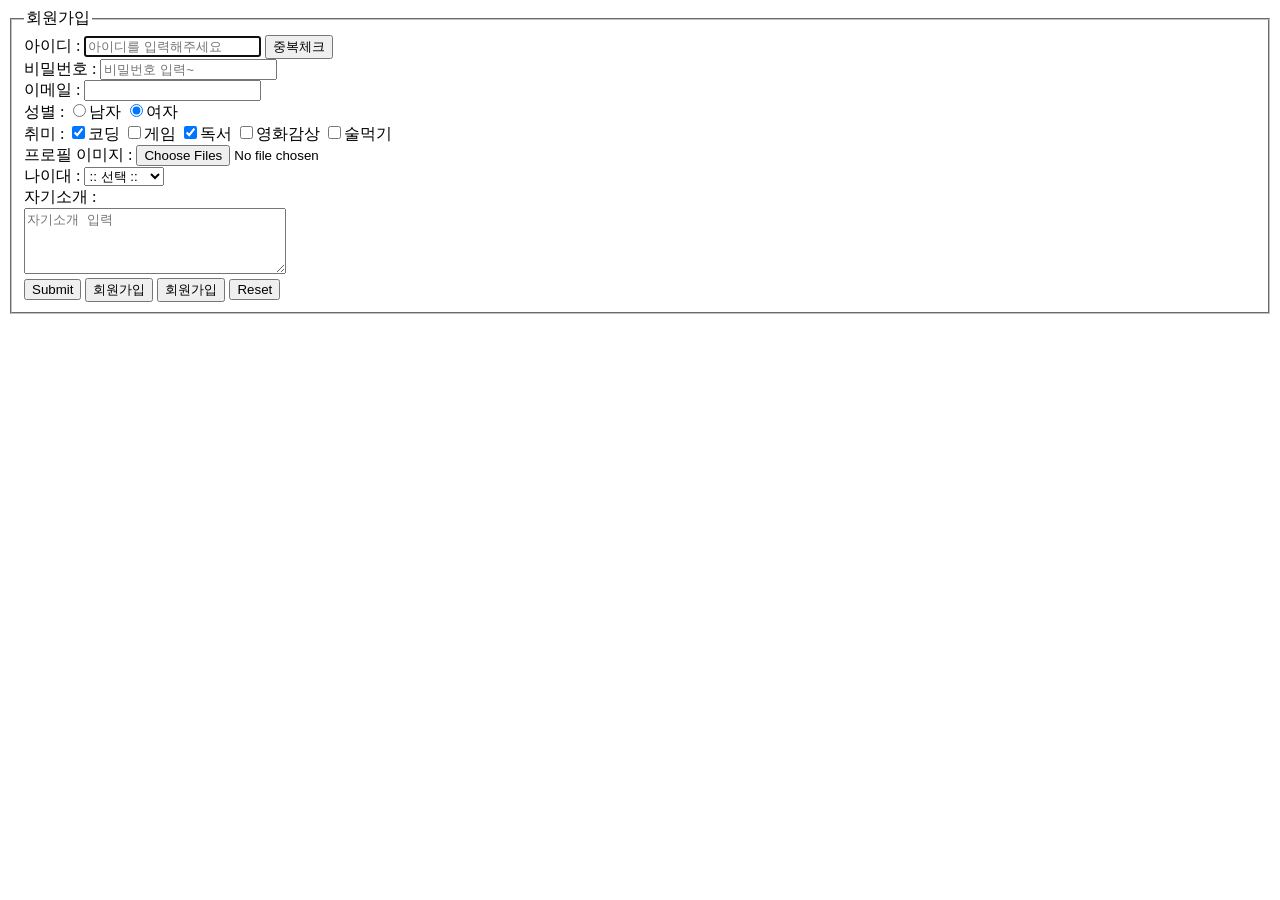
<file: join.html>
<!DOCTYPE html>
<html lang="en">
<head>
    <meta charset="UTF-8">
    <meta name="viewport" content="width=device-width, initial-scale=1.0">
    <title>input 태그!</title>
</head>
<body>
    <fieldset>
        <legend>회원가입</legend>
        <!-- input 태그의 기본 type은 text (생략 가능) -->
        <div>
            <label>아이디 : <input type ="text" autofocus placeholder="아이디를 입력해주세요"></label>
            <input type="button" value="중복체크">
        </div>
        <div>
            <label>비밀번호 : <input type="password" placeholder="비밀번호 입력~"> </label>
        </div>
        <div>
            <!-- 나중에 정규식으로 대체 -->
            <label>이메일 : <input type="email"> </label>
        </div>

        <div>
            성별 : 
            <label><input type="radio" name="gender">남자</label>
            <label><input type="radio" name="gender" checked>여자</label>
        </div>
        <div>
            취미 : 
            <label><input type="checkbox" checked>코딩</label>
            <label><input type="checkbox">게임</label>
            <label><input type="checkbox" checked>독서</label>
            <label><input type="checkbox">영화감상</label>
            <label><input type="checkbox">술먹기</label>
        </div>

        <div>
            프로필 이미지 : 
            <input type ="file" accept=".jpg" multiple>
        </div>

        <div>
            나이대 : 
            <select>
                <option>:: 선택 ::</option>
                <option>10대</option>
                <option>20대</option>
                <option>30대</option>
                <option>40대</option>
                <option>50대</option>
                <option>60대 이상</option>
            </select>
        </div>
        <div>
            자기소개 :
            <div>
                <textarea rows="4" cols="30" placeholder="자기소개 입력"></textarea>
            </div>
        </div>

        <div>
            <input type="submit">
            <input type="button" value="회원가입">
            <button>회원가입</button>
            <input type="reset">
        </div>














    </fieldset>
</body>
</html>
</file>
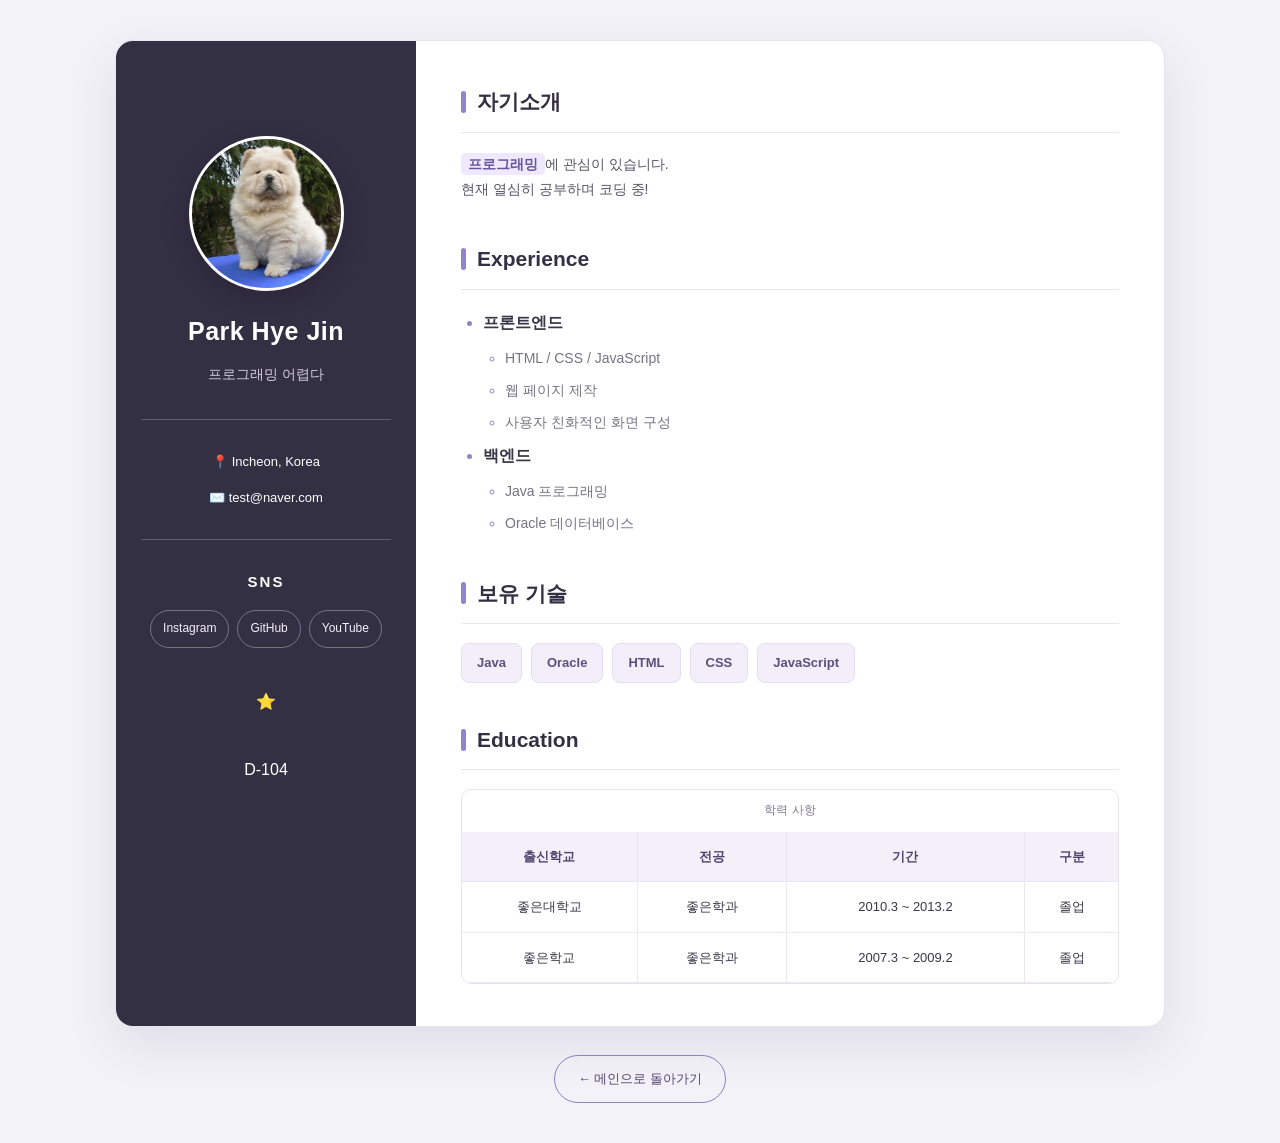
<file: introduction/introduce.html>
<!DOCTYPE html>
<html lang="ko">
<head>
    <meta charset="UTF-8">
    <meta name="viewport" content="width=device-width, initial-scale=1.0">
    <title>온라인 프로필</title>


</head>

<body>
    <div id="wrap">

        <!-- 왼쪽 프로필 -->
        <aside id="container">

            
            <div id="namecard">
                
                <div class="box"></div>
                <h1>Park Hye Jin</h1>
                <p>프로그래밍 어렵다</p>
            </div>

            <div id="detail">
                <p>📍 Incheon, Korea</p>
                <p>✉️ test@naver.com</p>
            </div>

            <div id="sns">
                <h2>SNS</h2>

                <div class="sns-links">
                    <a href="https://www.instagram.com/"
                       target="_blank"
                       rel="noopener noreferrer">Instagram</a>

                    <a href="https://github.com/"
                       target="_blank"
                       rel="noopener noreferrer">GitHub</a>

                    <a href="https://www.youtube.com/"
                       target="_blank"
                       rel="noopener noreferrer">YouTube</a>
                </div>
            </div>


            <div class="card">
                
                <div class="rotate-turn" id="secret-trigger">⭐</div>
                
                
            </div>

            <div id="dday-display">D-000</div>

            



        </aside>

        <!-- 오른쪽 본문 -->
        <main id="main">

           
            <section>
                <h2 class="subtitle">자기소개</h2>

                <p>
                    <mark>프로그래밍</mark>에 관심이 있습니다.<br>
                    현재 열심히 공부하며 코딩 중!
                </p>
            </section>

            
            <section>
                <h2 class="subtitle">Experience</h2>

                <ul>
                    <li>
                        <strong>프론트엔드</strong>
                        <ul>
                            <li>HTML / CSS / JavaScript</li>
                            <li>웹 페이지 제작</li>
                            <li>사용자 친화적인 화면 구성</li>
                        </ul>
                    </li>

                    <li>
                        <strong>백엔드</strong>
                        <ul>
                            <li>Java 프로그래밍</li>
                            <li>Oracle 데이터베이스</li>
                        </ul>
                    </li>
                </ul>
            </section>

            
            <section>
                <h2 class="subtitle">보유 기술</h2>

                <ul class="skills">
                    <li>Java</li>
                    <li>Oracle</li>
                    <li>HTML</li>
                    <li>CSS</li>
                    <li>JavaScript</li>
                </ul>
            </section>

            <!-- 학력 -->
            <section>
                <h2 class="subtitle">Education</h2>

                <div class="table-wrap">
                    <table>
                        <caption>학력 사항</caption>

                        <thead>
                            <tr>
                                <th>출신학교</th>
                                <th>전공</th>
                                <th>기간</th>
                                <th>구분</th>
                            </tr>
                        </thead>

                        <tbody>
                            <tr>
                                <td>좋은대학교</td>
                                <td>좋은학과</td>
                                <td>2010.3 ~ 2013.2</td>
                                <td>졸업</td>
                            </tr>

                            <tr>
                                <td>좋은학교</td>
                                <td>좋은학과</td>
                                <td>2007.3 ~ 2009.2</td>
                                <td>졸업</td>
                            </tr>
                        </tbody>
                    </table>
                </div>
            </section>

        </main>

    </div>



    <!-- 카운트다운 JavaScript -->
    <script>
        const endDate = new Date("2027-03-18T00:00:00").getTime();

        function updateDday() {
            const now = new Date().getTime();
            const days = Math.max(0, Math.ceil((endDate - now) / 86400000));

            document.getElementById("dday-display").textContent =
                "D-" + String(days).padStart(3, "0");
        }

        updateDday();
        setInterval(updateDday, 1000);
    </script>

   

</body>
</html>


<link rel="stylesheet" href="style.css">
<a href="index.html" class="home-btn">← 메인으로 돌아가기</a>
</file>
<file: introduction/style.css>
* {
    box-sizing: border-box;
}

body {
    margin: 0;
    padding: 40px 20px;
    font-family: "Noto Sans KR", Arial, sans-serif;
    background: #f3f2f8;
    color: #393747;
    line-height: 1.8;
}

#wrap {
    display: flex;
    max-width: 1050px;
    margin: 0 auto;
    background: #fff;
    border: 1px solid #e8e4f0;
    border-radius: 18px;
    overflow: hidden;
    box-shadow: 0 18px 50px rgba(53, 45, 80, 0.10);
}

/* 왼쪽 */
#container {
    flex: 0 0 300px;
    padding: 45px 25px;
    background: #343044;
    color: #fff;
    text-align: center;
}

.box {
        width: 155px;
        height: 155px;
        background-image: url("images/123.jpg");
        background-size: cover;
            
        border-radius: 50%;
        border: 3px solid #fff;
        margin: 50px auto 18px;
        box-shadow: 0 8px 25px #17142155;

        transition: transform 3s, background-image 0.5s 1s;

    }
.box:hover {
    transform: rotateY(180deg) scaleX(-1);
    background-image: url("images/image.jpg"); ;
}


#namecard h1 {
    margin: 0;
    font-size: 25px;
    letter-spacing: 0.5px;
}

#namecard p {
    margin-top: 8px;
    color: #d0cadf;
    font-size: 14px;
}

/* 연락처 */
#detail {
    margin-top: 32px;
    padding: 18px 0;
    border-top: 1px solid #625b75;
    border-bottom: 1px solid #625b75;
    font-size: 13px;
    overflow-wrap: anywhere;
}

#detail p {
    margin: 12px 0;
}

/* SNS */
#sns {
    margin-top: 28px;
}

#sns h2 {
    margin-bottom: 15px;
    color: #fff;
    font-size: 15px;
    letter-spacing: 2px;
}

.sns-links {
    display: flex;
    justify-content: center;
    flex-wrap: wrap;
    gap: 8px;
}

.sns-links a {
    padding: 7px 12px;
    border: 1px solid #77708c;
    border-radius: 20px;
    color: #f5f2ff;
    text-decoration: none;
    font-size: 12px;
    transition: 0.25s;
}

.sns-links a:hover {
    background: #c0b2ff;
    border-color: #c0b2ff;
    color: #302b40;
}


.card {
    width: 200px;
    padding: 20px;
    margin: 20px auto;
    
    border-radius: 15px;
    text-align: center;
}




.rotate-turn {
    transition: transform 5s ease;
    cursor: pointer;
}


.rotate-turn:hover {
        transform: rotate(5turn);
    }




/* 히든카드 */
#secret-trigger {
    cursor: pointer;
    user-select: none;
}

.hidden-card {
    display: none;
    margin-top: 50px;
    padding: 15px 10px;
    border: 1px solid #9383ca;
    border-radius: 12px;
    background: #454056;
    color: #fff;
    font-size: 13px;
    animation: profileAppear 0.5s ease-out both;
}

.hidden-card p {
    margin-bottom: 0;
    color: #d0c4ff;
    font-size: 12px;
}

.hidden-card.show {
    display: block;
}





/* 오른쪽 본문 */
#main {
    flex: 1;
    min-width: 0;
    padding: 42px 45px;
}

section {
    margin-bottom: 38px;
}

section:last-child {
    margin-bottom: 0;
}

/* 섹션 제목 */
.subtitle {
    display: flex;
    align-items: center;
    gap: 11px;
    margin: 0 0 19px;
    padding: 0 0 11px;
    border-left: none;
    border-bottom: 1px solid #e9e5f2;
    color: #343044;
    font-size: 21px;
    font-weight: 700;
}

.subtitle::before {
    content: "";
    width: 5px;
    height: 22px;
    flex-shrink: 0;
    border-radius: 5px;
    background: #9383ca;
}

section p {
    margin: 8px 0;
    font-size: 14px;
    color: #575465;
}

ul {
    padding-left: 22px;
}

li {
    margin-bottom: 7px;
}

li::marker {
    color: #9383ca;
}

section ul ul {
    margin-top: 8px;
    color: #777384;
    font-size: 14px;
}

/* 강조 문구 */
mark {
    background: #eee9ff;
    color: #68559e;
    padding: 3px 7px;
    border-radius: 5px;
    font-weight: 600;
}

/* 기술 태그 */
.skills {
    display: flex;
    flex-wrap: wrap;
    gap: 9px;
    padding: 0;
    list-style: none;
}

.skills li {
    margin: 0;
    padding: 7px 15px;
    background: #f2effa;
    border: 1px solid #e4def4;
    border-radius: 8px;
    color: #5d507f;
    font-size: 13px;
    font-weight: 600;
    transition: 0.2s;
}

.skills li:hover {
    background: #e6defb;
    border-color: #c9bbed;
    transform: translateY(-2px);
}

/* 학력 */
.table-wrap {
    width: 100%;
    overflow-x: auto;
    border: 1px solid #e7e2ef;
    border-radius: 10px;
}

table {
    width: 100%;
    min-width: 420px;
    border-collapse: collapse;
    font-size: 13px;
    text-align: center;
}

caption {
    padding: 10px;
    color: #827b94;
    caption-side: top;
    font-size: 12px;
}

th,
td {
    padding: 13px 9px;
    border-bottom: 1px solid #ebe7f2;
    border-right: 1px solid #ebe7f2;
}

th:last-child,
td:last-child {
    border-right: none;
}

th {
    background: #f3f0fa;
    color: #51456f;
    font-weight: 600;
}


tbody tr:hover {
    background: #faf8ff;
}



/* 메인 버튼 */
.home-btn {
    display: block;
    width: fit-content;
    margin: 28px auto 0;
    padding: 11px 23px;
    border: 1px solid #8f80c4;
    border-radius: 25px;
    background: transparent;
    color: #51456f;
    text-decoration: none;
    font-size: 13px;
    transition: 0.25s;
}

.home-btn:hover {
    background: #51456f;
    border-color: #51456f;
    color: white;
    transform: translateY(-2px);
}

/* 프로필 영역 */
#container {
    animation: profileAppear 0.8s ease-out both;
}

@keyframes profileAppear {
    from {
        opacity: 0;
        transform: translateY(8px);
    }

    to {
        opacity: 1;
        transform: translateY(0);
    }
}
</file>
